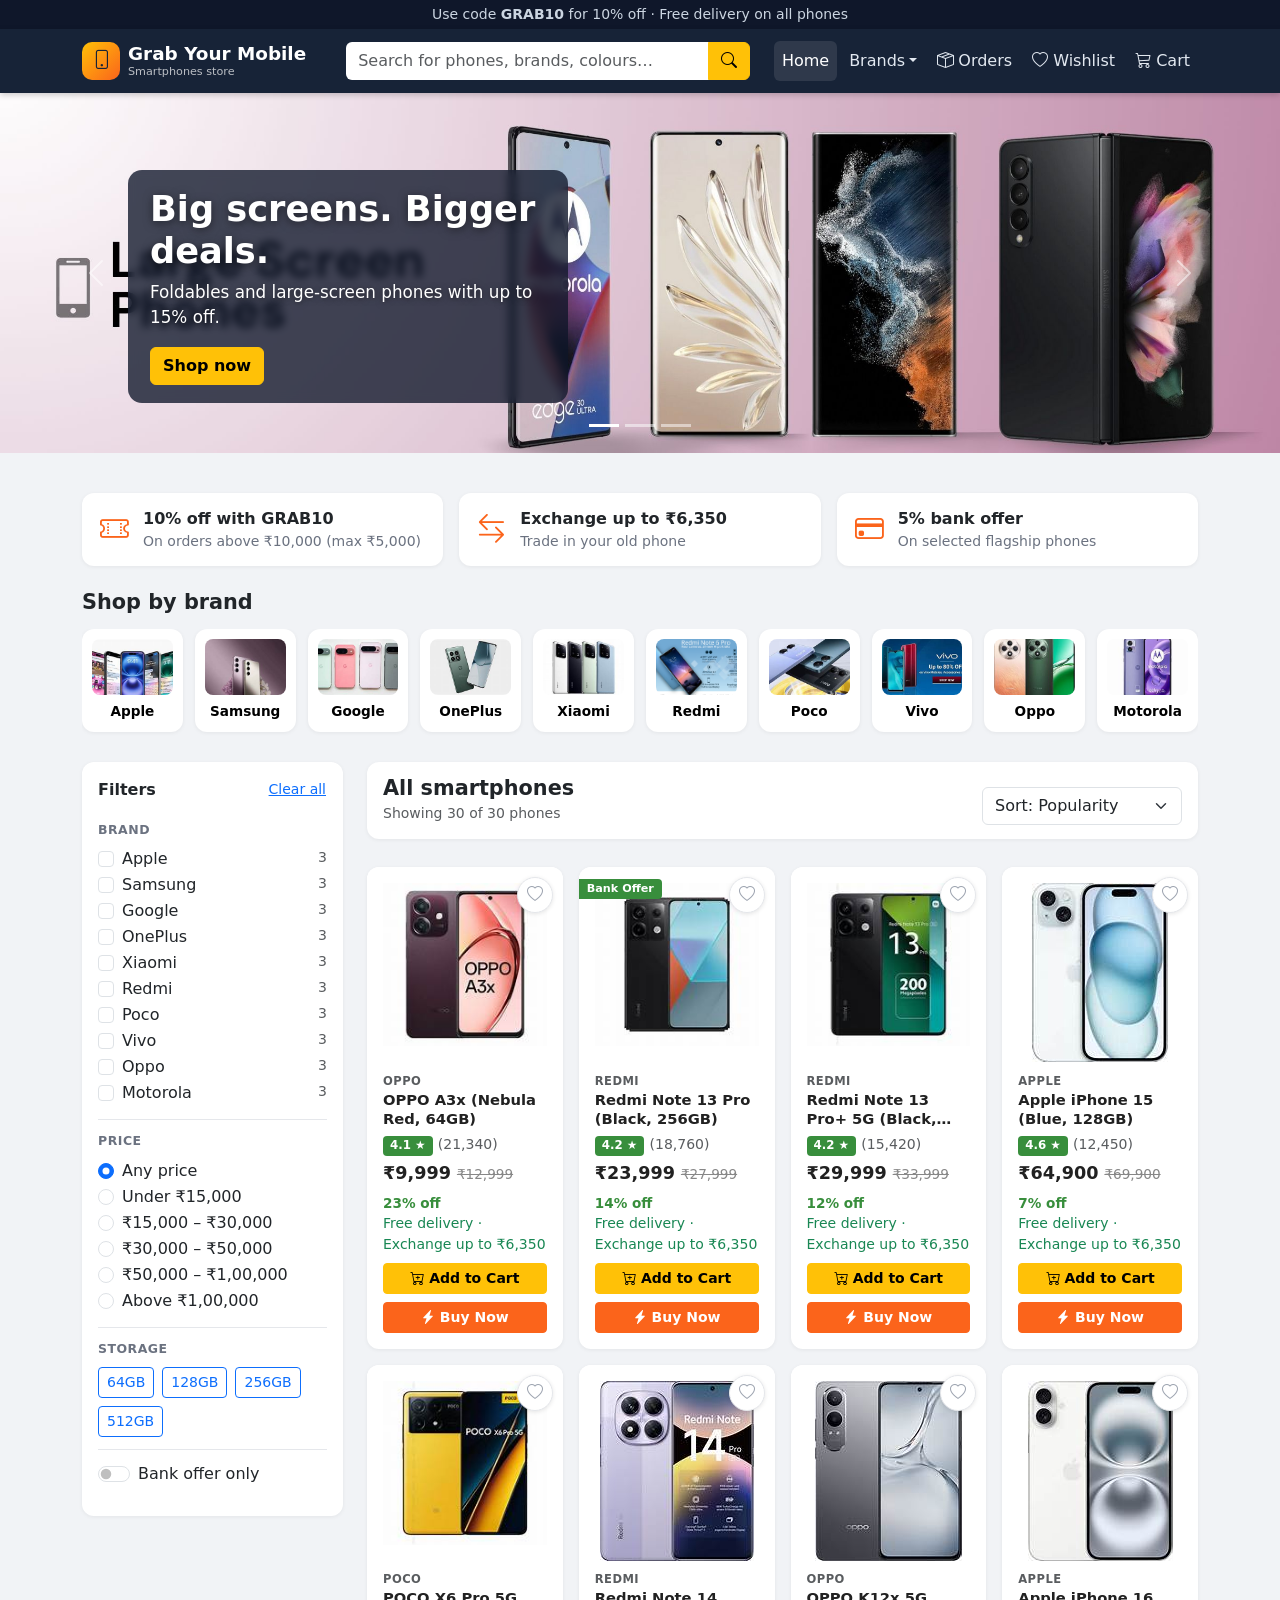
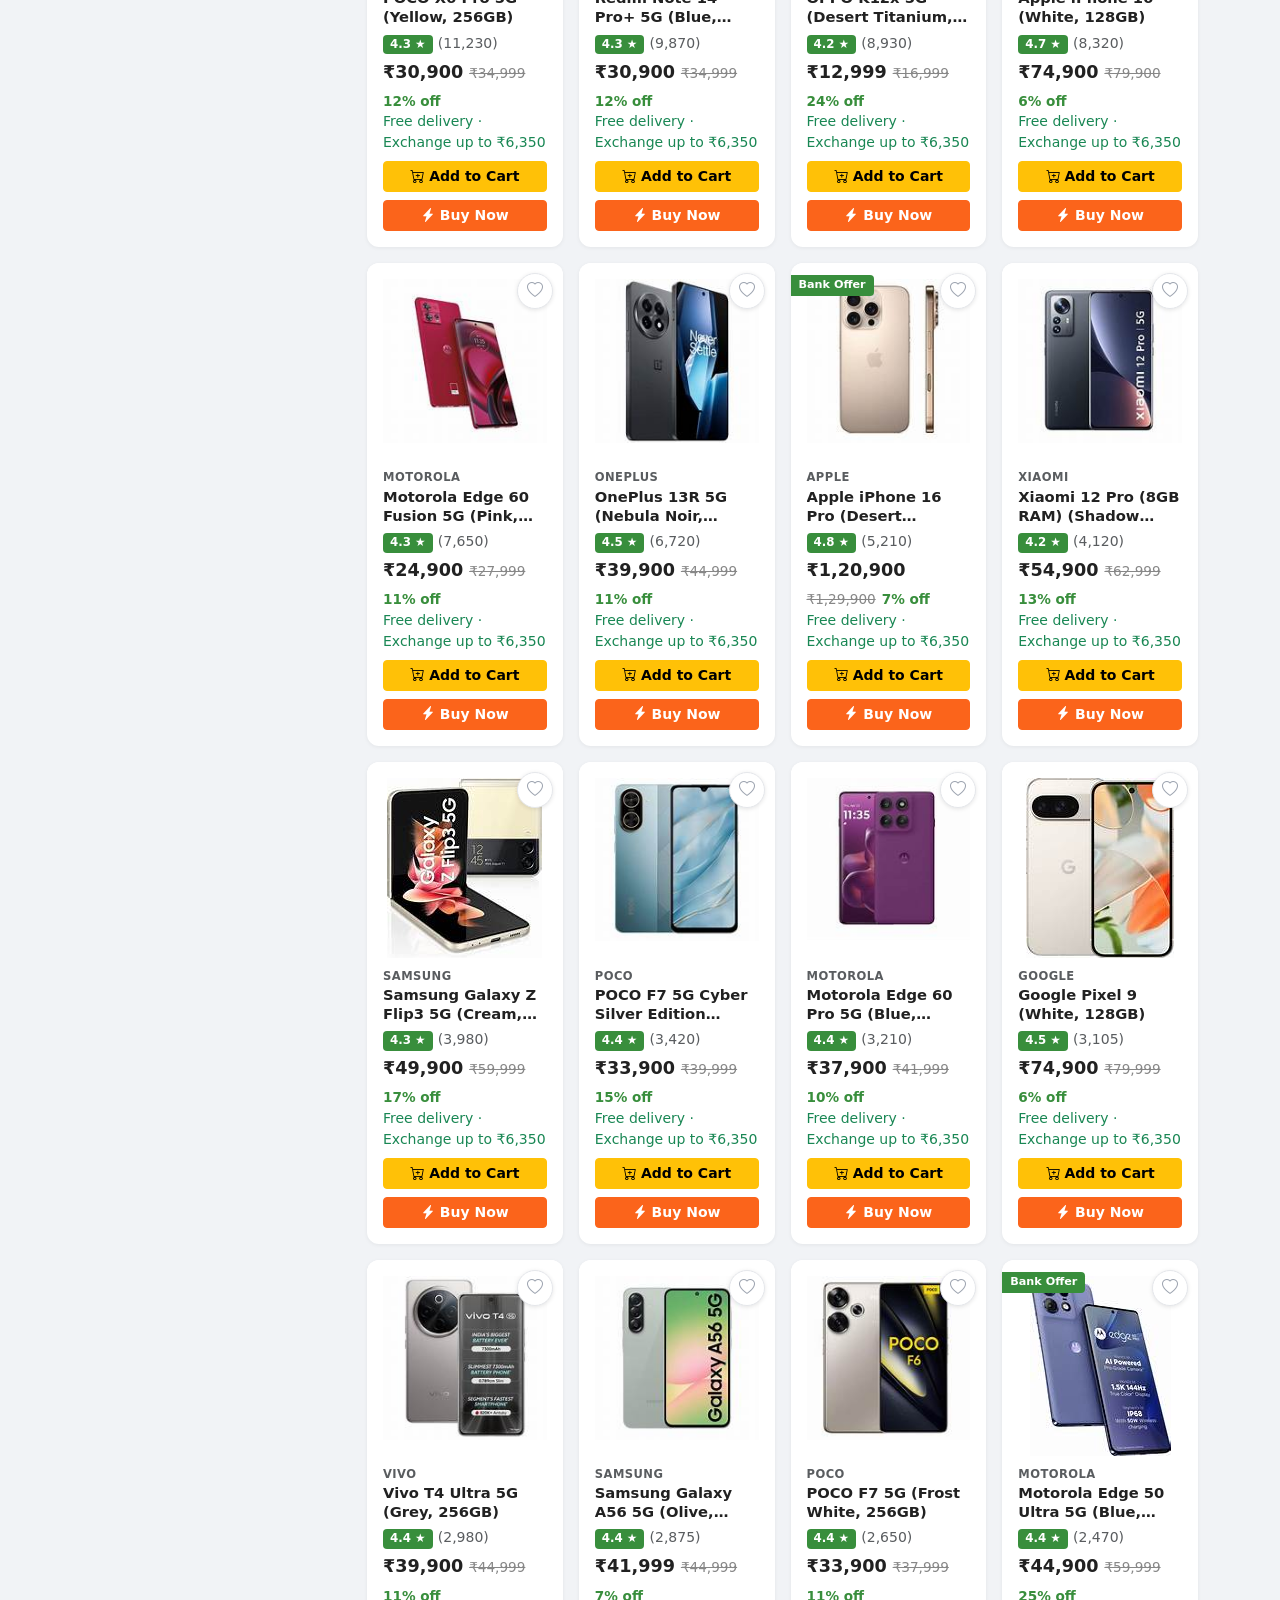
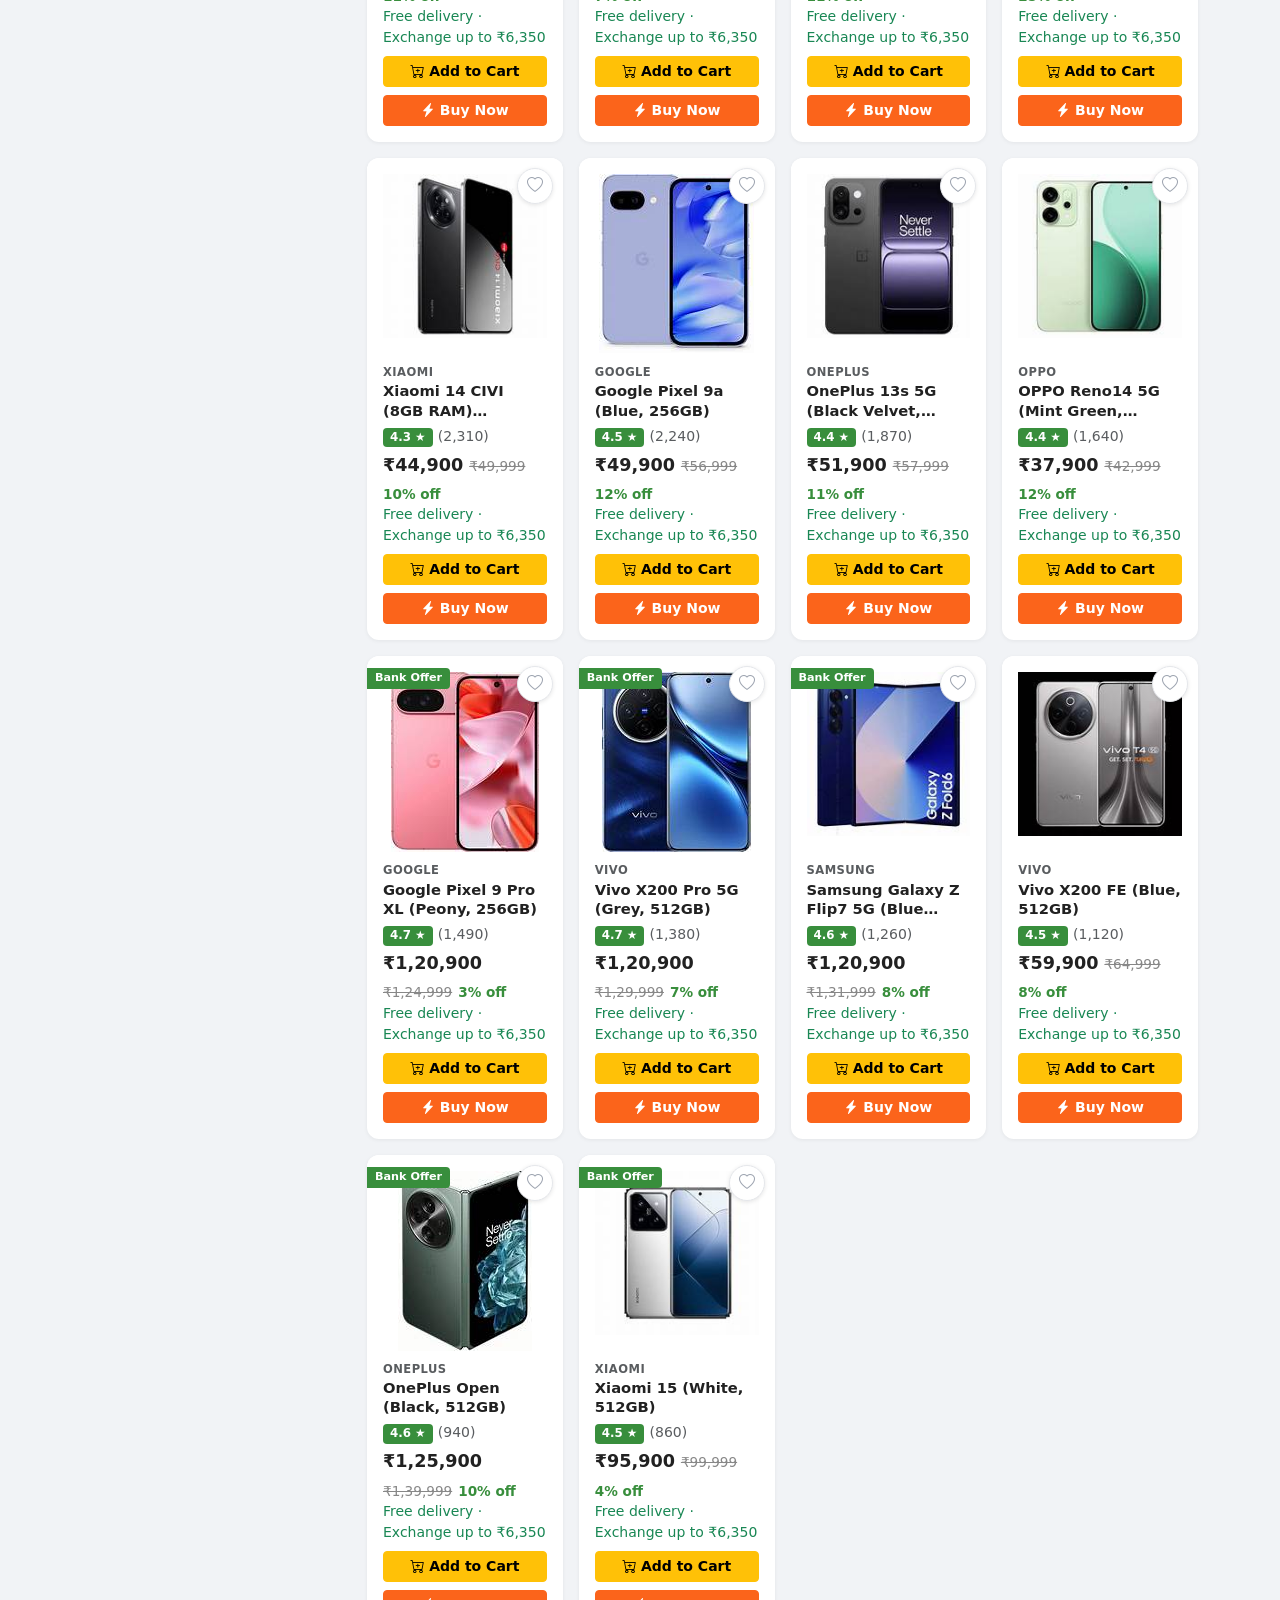
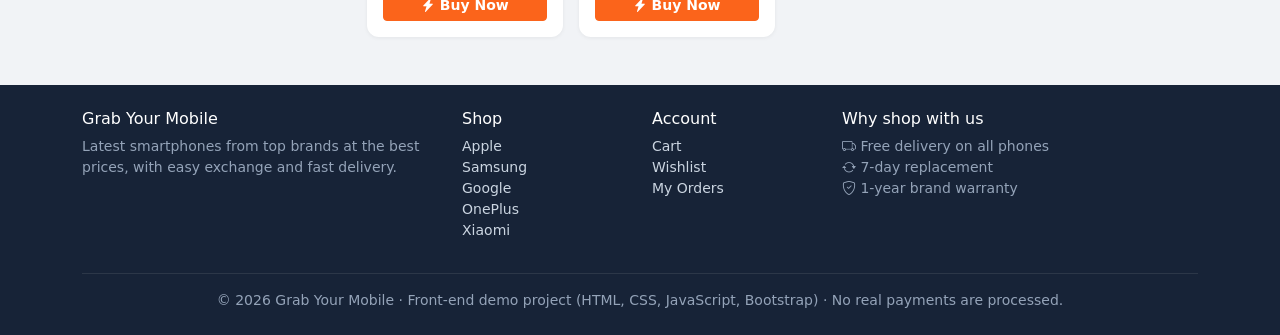
<file: index.html>
<!DOCTYPE html>
<html lang="en">
<head>
  <meta charset="UTF-8">
  <meta name="viewport" content="width=device-width, initial-scale=1">
  <title>Grab Your Mobile – Buy Smartphones Online</title>
  <meta name="description" content="Shop the latest smartphones from Apple, Samsung, Google, OnePlus and more. Add to cart and buy online.">
  <link href="https://cdn.jsdelivr.net/npm/bootstrap@5.3.3/dist/css/bootstrap.min.css" rel="stylesheet">
  <link href="https://cdn.jsdelivr.net/npm/bootstrap-icons@1.11.3/font/bootstrap-icons.min.css" rel="stylesheet">
  <link href="css/style.css" rel="stylesheet">
</head>
<body data-page="home">
  <div id="site-header"></div>

  <!-- Hero carousel -->
  <div id="heroCarousel" class="carousel slide hero-carousel" data-bs-ride="carousel">
    <div class="carousel-indicators">
      <button type="button" data-bs-target="#heroCarousel" data-bs-slide-to="0" class="active" aria-current="true" aria-label="Slide 1"></button>
      <button type="button" data-bs-target="#heroCarousel" data-bs-slide-to="1" aria-label="Slide 2"></button>
      <button type="button" data-bs-target="#heroCarousel" data-bs-slide-to="2" aria-label="Slide 3"></button>
    </div>
    <div class="carousel-inner">
      <div class="carousel-item active">
        <img src="large1.jpg" class="d-block w-100" alt="Large screen phones">
        <div class="carousel-caption text-start">
          <h2>Big screens. Bigger deals.</h2>
          <p>Foldables and large-screen phones with up to 15% off.</p>
          <a href="#shop" class="btn btn-warning fw-semibold">Shop now</a>
        </div>
      </div>
      <div class="carousel-item">
        <img src="large2.jpg" class="d-block w-100" alt="Flagship smartphones">
        <div class="carousel-caption text-start">
          <h2>Flagship cameras</h2>
          <p>Extra 5% instant discount with bank offers on flagships.</p>
          <a href="#shop" class="btn btn-warning fw-semibold" data-quick="bank">See bank offers</a>
        </div>
      </div>
      <div class="carousel-item">
        <img src="m.jpg" class="d-block w-100" alt="New Android phones">
        <div class="carousel-caption text-start">
          <h2>New arrivals</h2>
          <p>Use code <strong>GRAB10</strong> for 10% off your order.</p>
          <a href="#shop" class="btn btn-warning fw-semibold">Explore</a>
        </div>
      </div>
    </div>
    <button class="carousel-control-prev" type="button" data-bs-target="#heroCarousel" data-bs-slide="prev">
      <span class="carousel-control-prev-icon" aria-hidden="true"></span>
      <span class="visually-hidden">Previous</span>
    </button>
    <button class="carousel-control-next" type="button" data-bs-target="#heroCarousel" data-bs-slide="next">
      <span class="carousel-control-next-icon" aria-hidden="true"></span>
      <span class="visually-hidden">Next</span>
    </button>
  </div>

  <main class="container">
    <!-- Offer strip -->
    <section class="row g-3 my-4">
      <div class="col-md-4">
        <div class="offer-card"><i class="bi bi-ticket-perforated"></i>
          <div><strong>10% off with GRAB10</strong><small>On orders above ₹10,000 (max ₹5,000)</small></div>
        </div>
      </div>
      <div class="col-md-4">
        <div class="offer-card"><i class="bi bi-arrow-left-right"></i>
          <div><strong>Exchange up to ₹6,350</strong><small>Trade in your old phone</small></div>
        </div>
      </div>
      <div class="col-md-4">
        <div class="offer-card"><i class="bi bi-credit-card"></i>
          <div><strong>5% bank offer</strong><small>On selected flagship phones</small></div>
        </div>
      </div>
    </section>

    <!-- Brands -->
    <section class="mb-4">
      <h2 class="section-heading">Shop by brand</h2>
      <div class="brand-strip" id="brand-strip"></div>
    </section>

    <!-- Shop -->
    <section id="shop" class="row g-4">
      <aside class="col-lg-3">
        <div class="offcanvas-lg offcanvas-start" tabindex="-1" id="filters" aria-labelledby="filtersLabel">
          <div class="offcanvas-header">
            <h5 class="offcanvas-title" id="filtersLabel">Filters</h5>
            <button type="button" class="btn-close" data-bs-dismiss="offcanvas" data-bs-target="#filters" aria-label="Close"></button>
          </div>
          <div class="offcanvas-body">
            <div class="filter-panel w-100">
              <div class="d-flex justify-content-between align-items-center mb-2">
                <h6 class="mb-0 fw-bold">Filters</h6>
                <button class="btn btn-link btn-sm p-0" id="clear-filters">Clear all</button>
              </div>

              <div class="filter-group">
                <p class="filter-title">Brand</p>
                <div id="brand-filters"></div>
              </div>

              <div class="filter-group">
                <p class="filter-title">Price</p>
                <div id="price-filters"></div>
              </div>

              <div class="filter-group">
                <p class="filter-title">Storage</p>
                <div id="storage-filters" class="d-flex flex-wrap gap-2"></div>
              </div>

              <div class="filter-group border-0">
                <div class="form-check form-switch">
                  <input class="form-check-input" type="checkbox" role="switch" id="bank-only">
                  <label class="form-check-label" for="bank-only">Bank offer only</label>
                </div>
              </div>
            </div>
          </div>
        </div>
      </aside>

      <div class="col-lg-9">
        <div class="shop-toolbar">
          <div>
            <h2 class="section-heading mb-0" id="results-title">All smartphones</h2>
            <small class="text-muted" id="results-count"></small>
          </div>
          <div class="d-flex gap-2">
            <button class="btn btn-outline-secondary d-lg-none" data-bs-toggle="offcanvas" data-bs-target="#filters">
              <i class="bi bi-funnel"></i> Filters
            </button>
            <select class="form-select" id="sort" aria-label="Sort products">
              <option value="relevance">Sort: Popularity</option>
              <option value="price-asc">Price: Low to High</option>
              <option value="price-desc">Price: High to Low</option>
              <option value="discount">Biggest discount</option>
              <option value="rating">Customer rating</option>
            </select>
          </div>
        </div>
        <div id="active-chips" class="d-flex flex-wrap gap-2 mb-3"></div>
        <div class="row row-cols-2 row-cols-md-3 row-cols-xl-4 g-3" id="product-grid"></div>
        <div id="empty-state" class="empty-state d-none">
          <i class="bi bi-search"></i>
          <h5>No phones match your filters</h5>
          <p class="text-muted">Try removing a filter or searching for something else.</p>
          <button class="btn btn-primary" id="empty-clear">Clear filters</button>
        </div>
      </div>
    </section>
  </main>

  <div id="site-footer"></div>

  <script src="https://cdn.jsdelivr.net/npm/bootstrap@5.3.3/dist/js/bootstrap.bundle.min.js"></script>
  <script src="js/data.js"></script>
  <script src="js/app.js"></script>
  <script src="js/home.js"></script>
</body>
</html>
</file>
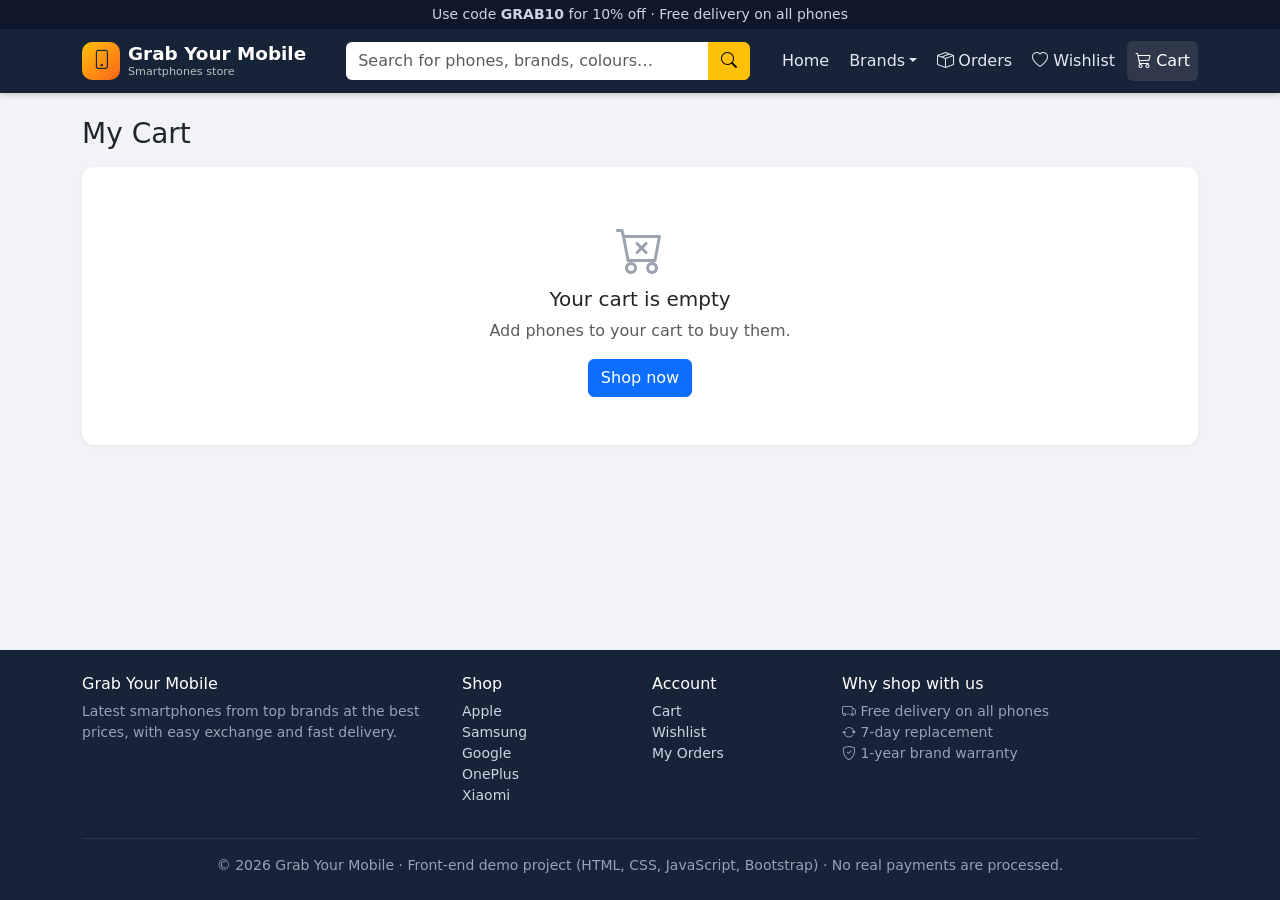
<file: cart.html>
<!DOCTYPE html>
<html lang="en">
<head>
  <meta charset="UTF-8">
  <meta name="viewport" content="width=device-width, initial-scale=1">
  <title>My Cart – Grab Your Mobile</title>
  <link href="https://cdn.jsdelivr.net/npm/bootstrap@5.3.3/dist/css/bootstrap.min.css" rel="stylesheet">
  <link href="https://cdn.jsdelivr.net/npm/bootstrap-icons@1.11.3/font/bootstrap-icons.min.css" rel="stylesheet">
  <link href="css/style.css" rel="stylesheet">
</head>
<body data-page="cart">
  <div id="site-header"></div>

  <main class="container my-4">
    <h1 class="h3 mb-3">My Cart <small class="text-muted fs-6" id="cart-count"></small></h1>
    <div class="row g-4" id="cart-layout">
      <div class="col-lg-8">
        <div class="card" id="cart-items"></div>
      </div>
      <div class="col-lg-4">
        <div class="card summary-card">
          <div class="card-body">
            <h6 class="text-muted text-uppercase fw-bold small mb-3">Price details</h6>
            <div id="summary"></div>

            <form class="mt-3" id="coupon-form">
              <label class="form-label small fw-semibold" for="coupon-input">Have a coupon?</label>
              <div class="input-group">
                <input type="text" class="form-control text-uppercase" id="coupon-input" placeholder="Enter code (try GRAB10)">
                <button class="btn btn-outline-primary" type="submit">Apply</button>
              </div>
              <div id="coupon-msg" class="small mt-1"></div>
            </form>

            <a href="checkout.html" class="btn btn-orange btn-lg w-100 mt-3 fw-semibold" id="checkout-btn">Place Order</a>
            <p class="small text-muted mt-2 mb-0"><i class="bi bi-shield-lock"></i> Safe and secure checkout. Easy returns.</p>
          </div>
        </div>
      </div>
    </div>

    <div id="empty-cart" class="empty-state d-none">
      <i class="bi bi-cart-x"></i>
      <h5>Your cart is empty</h5>
      <p class="text-muted">Add phones to your cart to buy them.</p>
      <a href="index.html#shop" class="btn btn-primary">Shop now</a>
    </div>
  </main>

  <div id="site-footer"></div>

  <script src="https://cdn.jsdelivr.net/npm/bootstrap@5.3.3/dist/js/bootstrap.bundle.min.js"></script>
  <script src="js/data.js"></script>
  <script src="js/app.js"></script>
  <script src="js/cart.js"></script>
</body>
</html>
</file>
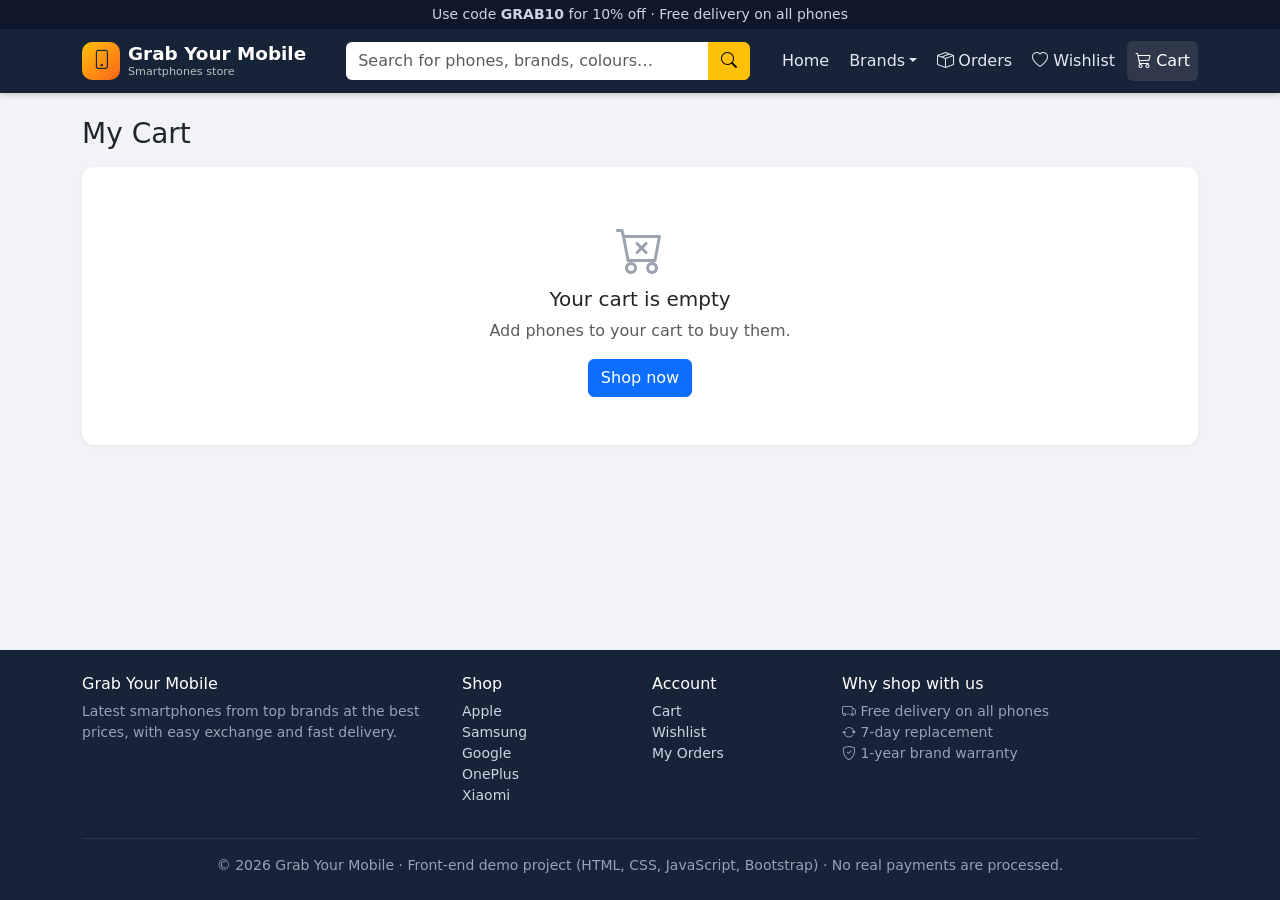
<file: checkout.html>
<!DOCTYPE html>
<html lang="en">
<head>
  <meta charset="UTF-8">
  <meta name="viewport" content="width=device-width, initial-scale=1">
  <title>Checkout – Grab Your Mobile</title>
  <link href="https://cdn.jsdelivr.net/npm/bootstrap@5.3.3/dist/css/bootstrap.min.css" rel="stylesheet">
  <link href="https://cdn.jsdelivr.net/npm/bootstrap-icons@1.11.3/font/bootstrap-icons.min.css" rel="stylesheet">
  <link href="css/style.css" rel="stylesheet">
</head>
<body data-page="checkout">
  <div id="site-header"></div>

  <main class="container my-4">
    <div class="checkout-steps mb-4">
      <span class="step done"><i class="bi bi-cart-check"></i> Cart</span>
      <span class="step-line"></span>
      <span class="step active"><i class="bi bi-geo-alt"></i> Address &amp; Payment</span>
      <span class="step-line"></span>
      <span class="step"><i class="bi bi-bag-check"></i> Order placed</span>
    </div>

    <form id="checkout-form" class="row g-4" novalidate>
      <div class="col-lg-8">
        <div class="card mb-4">
          <div class="card-header bg-white fw-bold"><span class="step-num">1</span> Delivery address</div>
          <div class="card-body row g-3">
            <div class="col-md-6">
              <label class="form-label" for="name">Full name</label>
              <input class="form-control" id="name" name="name" required minlength="3" autocomplete="name">
              <div class="invalid-feedback">Please enter your full name.</div>
            </div>
            <div class="col-md-6">
              <label class="form-label" for="phone">Mobile number</label>
              <div class="input-group has-validation">
                <span class="input-group-text">+91</span>
                <input class="form-control" id="phone" name="phone" required pattern="[6-9][0-9]{9}" maxlength="10" inputmode="numeric" autocomplete="tel-national">
                <div class="invalid-feedback">Enter a valid 10-digit mobile number.</div>
              </div>
            </div>
            <div class="col-md-6">
              <label class="form-label" for="email">Email (for order updates)</label>
              <input type="email" class="form-control" id="email" name="email" required autocomplete="email">
              <div class="invalid-feedback">Enter a valid email address.</div>
            </div>
            <div class="col-md-6">
              <label class="form-label" for="pincode">Pincode</label>
              <input class="form-control" id="pincode" name="pincode" required pattern="[1-9][0-9]{5}" maxlength="6" inputmode="numeric" autocomplete="postal-code">
              <div class="invalid-feedback">Enter a valid 6-digit pincode.</div>
            </div>
            <div class="col-12">
              <label class="form-label" for="address">Address (house no., building, street, area)</label>
              <textarea class="form-control" id="address" name="address" rows="2" required minlength="10" autocomplete="street-address"></textarea>
              <div class="invalid-feedback">Please enter your full address.</div>
            </div>
            <div class="col-md-6">
              <label class="form-label" for="city">City</label>
              <input class="form-control" id="city" name="city" required autocomplete="address-level2">
              <div class="invalid-feedback">Please enter your city.</div>
            </div>
            <div class="col-md-6">
              <label class="form-label" for="state">State</label>
              <select class="form-select" id="state" name="state" required>
                <option value="">Choose…</option>
              </select>
              <div class="invalid-feedback">Please choose your state.</div>
            </div>
            <div class="col-12">
              <span class="form-label d-block">Address type</span>
              <div class="form-check form-check-inline">
                <input class="form-check-input" type="radio" name="addrType" id="home" value="Home" checked>
                <label class="form-check-label" for="home">Home</label>
              </div>
              <div class="form-check form-check-inline">
                <input class="form-check-input" type="radio" name="addrType" id="work" value="Work">
                <label class="form-check-label" for="work">Work</label>
              </div>
            </div>
          </div>
        </div>

        <div class="card">
          <div class="card-header bg-white fw-bold"><span class="step-num">2</span> Payment method</div>
          <div class="card-body">
            <div class="payment-option">
              <input class="form-check-input" type="radio" name="payment" id="pay-upi" value="UPI" checked>
              <label for="pay-upi"><i class="bi bi-phone-vibrate"></i> UPI <small class="text-muted">Google Pay, PhonePe, Paytm</small></label>
            </div>
            <div class="ps-4 mb-3" id="upi-box">
              <input class="form-control" id="upi" name="upi" placeholder="yourname@okbank" pattern="[a-zA-Z0-9.\-_]{2,}@[a-zA-Z]{2,}">
              <div class="invalid-feedback">Enter a valid UPI ID, e.g. name@okaxis.</div>
            </div>
            <div class="payment-option">
              <input class="form-check-input" type="radio" name="payment" id="pay-cod" value="Cash on Delivery">
              <label for="pay-cod"><i class="bi bi-cash-stack"></i> Cash on Delivery</label>
            </div>
            <div class="alert alert-info small mt-3 mb-0"><i class="bi bi-info-circle"></i> This is a demo store. No real payment is taken.</div>
          </div>
        </div>
      </div>

      <div class="col-lg-4">
        <div class="card summary-card">
          <div class="card-body">
            <h6 class="text-muted text-uppercase fw-bold small mb-3">Order summary</h6>
            <div id="order-items" class="mb-3"></div>
            <div id="checkout-summary"></div>
            <button type="submit" class="btn btn-orange btn-lg w-100 mt-3 fw-semibold" id="place-order">
              Place Order
            </button>
            <a href="cart.html" class="btn btn-link w-100 mt-1" id="back-link">Back to cart</a>
          </div>
        </div>
      </div>
    </form>
  </main>

  <div id="site-footer"></div>

  <script src="https://cdn.jsdelivr.net/npm/bootstrap@5.3.3/dist/js/bootstrap.bundle.min.js"></script>
  <script src="js/data.js"></script>
  <script src="js/app.js"></script>
  <script src="js/checkout.js"></script>
</body>
</html>
</file>
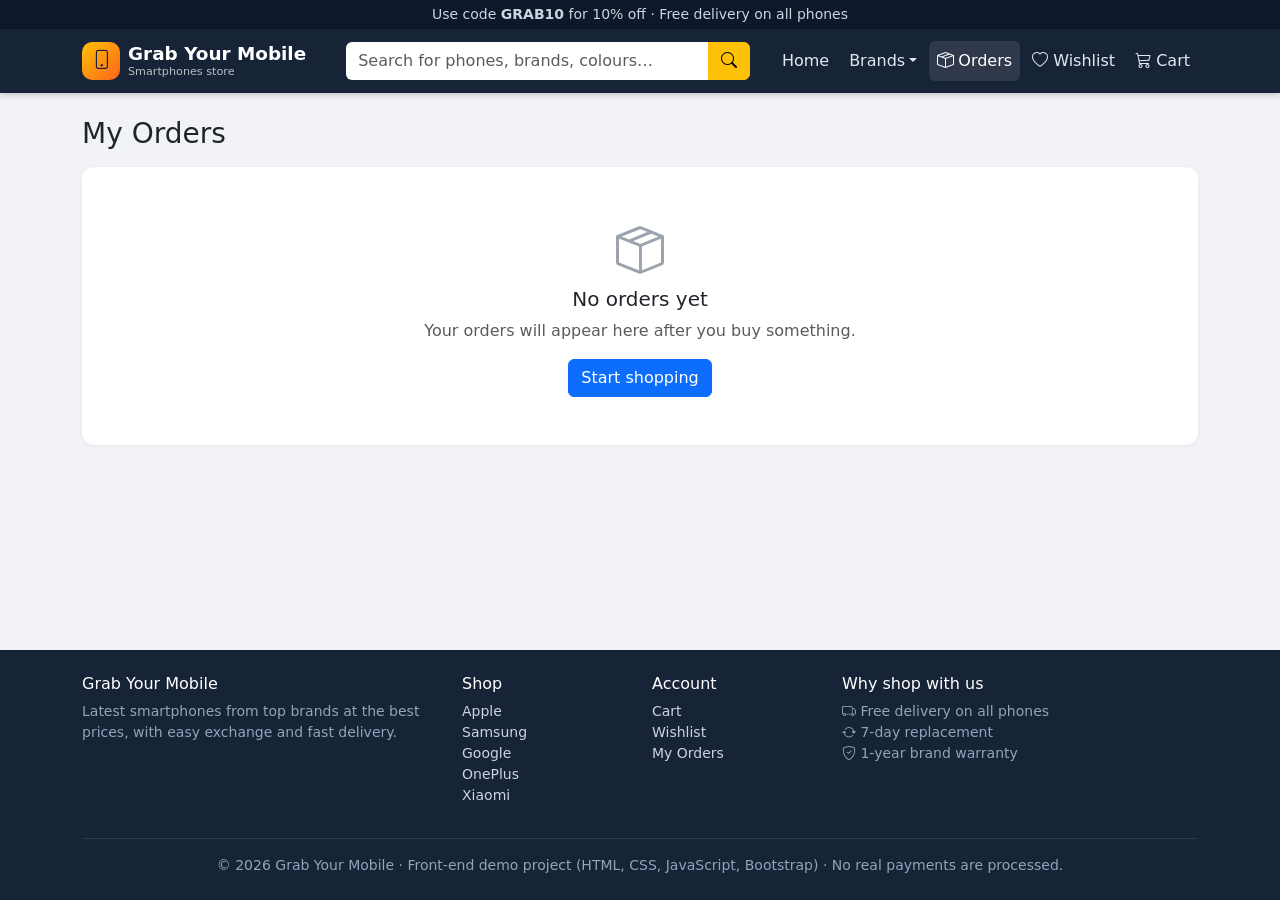
<file: orders.html>
<!DOCTYPE html>
<html lang="en">
<head>
  <meta charset="UTF-8">
  <meta name="viewport" content="width=device-width, initial-scale=1">
  <title>My Orders – Grab Your Mobile</title>
  <link href="https://cdn.jsdelivr.net/npm/bootstrap@5.3.3/dist/css/bootstrap.min.css" rel="stylesheet">
  <link href="https://cdn.jsdelivr.net/npm/bootstrap-icons@1.11.3/font/bootstrap-icons.min.css" rel="stylesheet">
  <link href="css/style.css" rel="stylesheet">
</head>
<body data-page="orders">
  <div id="site-header"></div>

  <main class="container my-4">
    <div id="success-banner"></div>
    <h1 class="h3 mb-3">My Orders</h1>
    <div id="orders-list"></div>
  </main>

  <!-- Cancel confirmation -->
  <div class="modal fade" id="cancelModal" tabindex="-1" aria-labelledby="cancelTitle" aria-hidden="true">
    <div class="modal-dialog modal-dialog-centered">
      <div class="modal-content">
        <div class="modal-header">
          <h5 class="modal-title" id="cancelTitle">Cancel this order?</h5>
          <button type="button" class="btn-close" data-bs-dismiss="modal" aria-label="Close"></button>
        </div>
        <div class="modal-body">Order <strong id="cancel-id"></strong> will be cancelled. Any amount paid will be refunded in 5–7 days.</div>
        <div class="modal-footer">
          <button type="button" class="btn btn-outline-secondary" data-bs-dismiss="modal">Keep order</button>
          <button type="button" class="btn btn-danger" id="confirm-cancel">Yes, cancel</button>
        </div>
      </div>
    </div>
  </div>

  <div id="site-footer"></div>

  <script src="https://cdn.jsdelivr.net/npm/bootstrap@5.3.3/dist/js/bootstrap.bundle.min.js"></script>
  <script src="js/data.js"></script>
  <script src="js/app.js"></script>
  <script src="js/orders.js"></script>
</body>
</html>
</file>
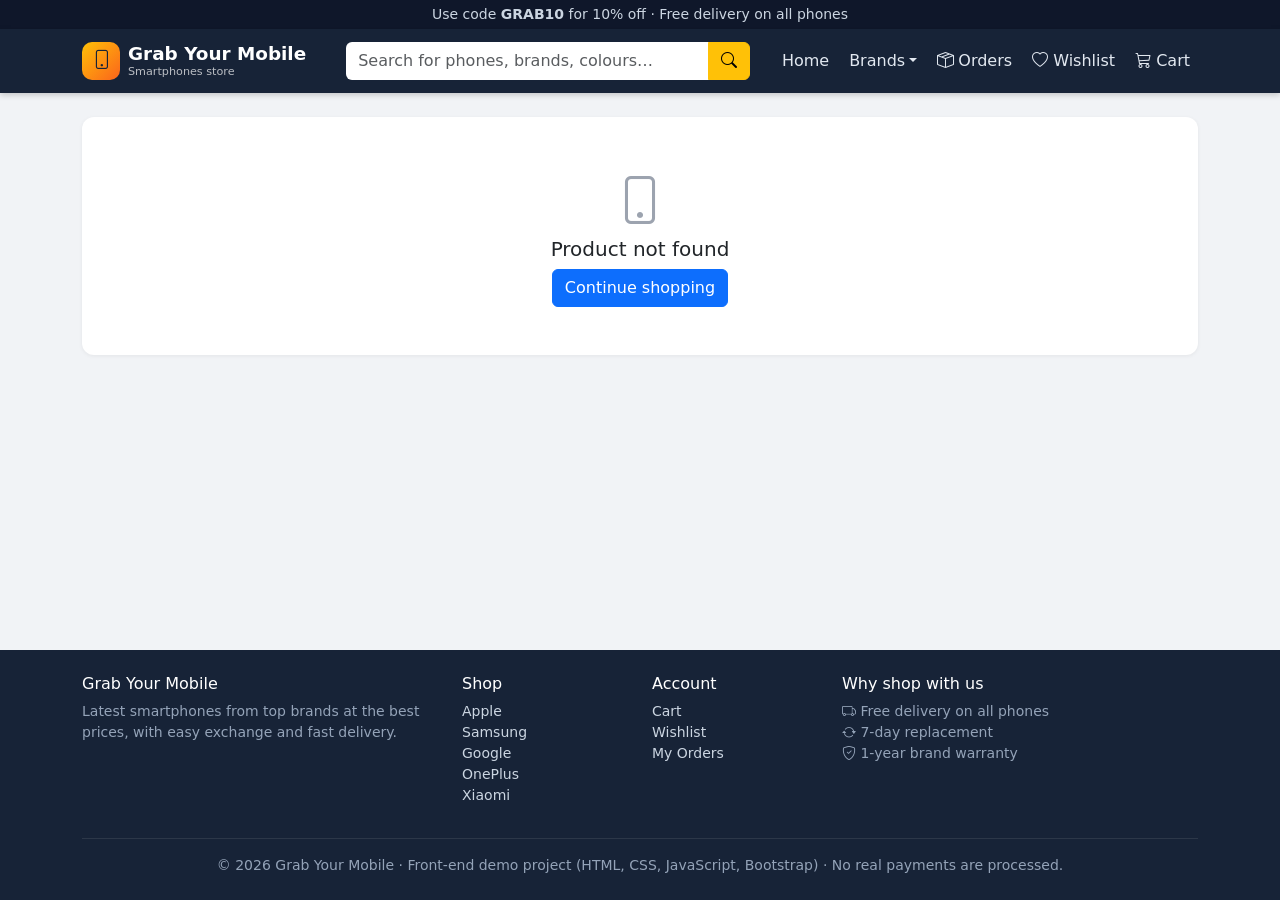
<file: product.html>
<!DOCTYPE html>
<html lang="en">
<head>
  <meta charset="UTF-8">
  <meta name="viewport" content="width=device-width, initial-scale=1">
  <title>Product – Grab Your Mobile</title>
  <link href="https://cdn.jsdelivr.net/npm/bootstrap@5.3.3/dist/css/bootstrap.min.css" rel="stylesheet">
  <link href="https://cdn.jsdelivr.net/npm/bootstrap-icons@1.11.3/font/bootstrap-icons.min.css" rel="stylesheet">
  <link href="css/style.css" rel="stylesheet">
</head>
<body data-page="product">
  <div id="site-header"></div>

  <main class="container my-4" id="product-page"></main>

  <section class="container" id="similar-section">
    <h2 class="section-heading">You may also like</h2>
    <div class="row row-cols-2 row-cols-md-3 row-cols-lg-5 g-3" id="similar-grid"></div>
  </section>

  <div id="site-footer"></div>

  <script src="https://cdn.jsdelivr.net/npm/bootstrap@5.3.3/dist/js/bootstrap.bundle.min.js"></script>
  <script src="js/data.js"></script>
  <script src="js/app.js"></script>
  <script src="js/product.js"></script>
</body>
</html>
</file>
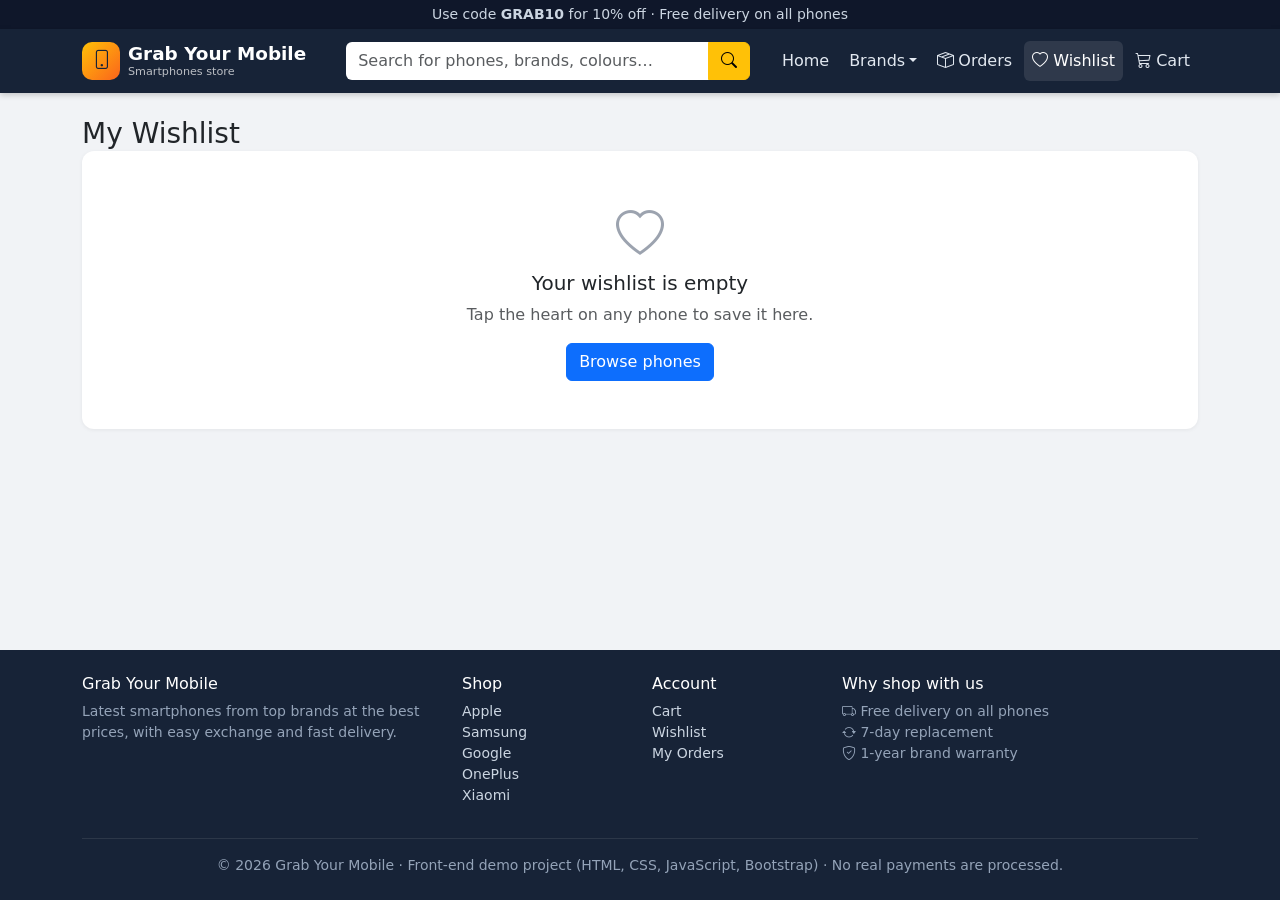
<file: wishlist.html>
<!DOCTYPE html>
<html lang="en">
<head>
  <meta charset="UTF-8">
  <meta name="viewport" content="width=device-width, initial-scale=1">
  <title>My Wishlist – Grab Your Mobile</title>
  <link href="https://cdn.jsdelivr.net/npm/bootstrap@5.3.3/dist/css/bootstrap.min.css" rel="stylesheet">
  <link href="https://cdn.jsdelivr.net/npm/bootstrap-icons@1.11.3/font/bootstrap-icons.min.css" rel="stylesheet">
  <link href="css/style.css" rel="stylesheet">
</head>
<body data-page="wishlist">
  <div id="site-header"></div>

  <main class="container my-4">
    <h1 class="h3 mb-3">My Wishlist <small class="text-muted fs-6" id="wish-count"></small></h1>
    <div class="row row-cols-2 row-cols-md-3 row-cols-lg-4 g-3" id="wish-grid"></div>
    <div id="wish-empty" class="empty-state d-none">
      <i class="bi bi-heart"></i>
      <h5>Your wishlist is empty</h5>
      <p class="text-muted">Tap the heart on any phone to save it here.</p>
      <a href="index.html#shop" class="btn btn-primary">Browse phones</a>
    </div>
  </main>

  <div id="site-footer"></div>

  <script src="https://cdn.jsdelivr.net/npm/bootstrap@5.3.3/dist/js/bootstrap.bundle.min.js"></script>
  <script src="js/data.js"></script>
  <script src="js/app.js"></script>
  <script>
    function renderWishlist() {
      const ids = getWishlist();
      document.getElementById("wish-grid").innerHTML = ids.map((id) => productCard(getProduct(id))).join("");
      document.getElementById("wish-empty").classList.toggle("d-none", ids.length > 0);
      document.getElementById("wish-count").textContent = ids.length ? `(${ids.length})` : "";
    }
    document.addEventListener("DOMContentLoaded", () => {
      renderWishlist();
      bindProductActions(document.getElementById("wish-grid"), renderWishlist);
    });
  </script>
</body>
</html>
</file>
<file: css/style.css>
/* Grab Your Mobile – custom styles on top of Bootstrap 5 */
:root {
  --gym-navy: #172337;
  --gym-blue: #2563eb;
  --gym-orange: #fb641b;
  --gym-yellow: #ffc107;
  --gym-bg: #f1f3f6;
  --gym-green: #388e3c;
}

body {
  background: var(--gym-bg);
  font-family: "Segoe UI", system-ui, -apple-system, Roboto, Arial, sans-serif;
  display: flex;
  flex-direction: column;
  min-height: 100vh;
}

main {
  flex: 1;
}

a {
  color: var(--gym-blue);
}

/* ---------- Header ---------- */
.topbar {
  background: #0f172a;
  color: #cbd5e1;
}

.main-nav {
  background: var(--gym-navy);
  box-shadow: 0 2px 6px rgba(0, 0, 0, 0.2);
}

.main-nav .navbar-brand {
  font-weight: 700;
  font-size: 1.15rem;
}

.main-nav .navbar-brand small {
  font-size: 0.7rem;
  opacity: 0.7;
  margin-top: 2px;
}

.logo-mark {
  display: inline-grid;
  place-items: center;
  width: 38px;
  height: 38px;
  border-radius: 10px;
  background: linear-gradient(135deg, var(--gym-yellow), var(--gym-orange));
  color: var(--gym-navy);
  font-size: 1.2rem;
}

.main-nav .nav-link {
  color: #e2e8f0;
  font-weight: 500;
  border-radius: 6px;
}

.main-nav .nav-link:hover,
.main-nav .nav-link.active {
  color: #fff;
  background: rgba(255, 255, 255, 0.1);
}

.main-nav .nav-link .badge {
  font-size: 0.7rem;
  vertical-align: top;
}

.search-form {
  max-width: 560px;
}

.search-form .form-control {
  border: none;
}

/* ---------- Buttons ---------- */
.btn-orange {
  background: var(--gym-orange);
  border-color: var(--gym-orange);
  color: #fff;
}

.btn-orange:hover,
.btn-orange:focus {
  background: #e85a12;
  border-color: #e85a12;
  color: #fff;
}

/* ---------- Hero carousel ---------- */
.hero-carousel .carousel-item {
  height: 360px;
  background: #111;
}

.hero-carousel .carousel-item img {
  height: 100%;
  object-fit: cover;
  object-position: right center;
}

.hero-carousel .carousel-caption {
  bottom: 14%;
  left: 10%;
  right: auto;
  max-width: 440px;
  background: rgba(15, 23, 42, 0.78);
  backdrop-filter: blur(4px);
  border-radius: 14px;
  padding: 18px 22px;
}

.hero-carousel h2 {
  color: #fff;
  font-weight: 800;
  font-size: 2.2rem;
  text-shadow: 0 2px 10px rgba(0, 0, 0, 0.5);
}

.hero-carousel p {
  font-size: 1.05rem;
  text-shadow: 0 1px 6px rgba(0, 0, 0, 0.6);
}

/* ---------- Offers + brands ---------- */
.offer-card {
  display: flex;
  align-items: center;
  gap: 14px;
  background: #fff;
  border-radius: 12px;
  padding: 14px 18px;
  box-shadow: 0 1px 4px rgba(0, 0, 0, 0.06);
  height: 100%;
}

.offer-card i {
  font-size: 1.8rem;
  color: var(--gym-orange);
}

.offer-card small {
  display: block;
  color: #6b7280;
}

.section-heading {
  font-size: 1.3rem;
  font-weight: 700;
  margin-bottom: 0.9rem;
}

.brand-strip {
  display: grid;
  grid-template-columns: repeat(10, minmax(96px, 1fr));
  gap: 12px;
  overflow-x: auto;
  padding-bottom: 6px;
}

.brand-tile {
  border: 2px solid transparent;
  background: #fff;
  border-radius: 12px;
  padding: 8px;
  display: flex;
  flex-direction: column;
  align-items: center;
  gap: 6px;
  font-weight: 600;
  font-size: 0.85rem;
  box-shadow: 0 1px 4px rgba(0, 0, 0, 0.06);
  transition: transform 0.15s, border-color 0.15s;
}

.brand-tile img {
  width: 100%;
  height: 56px;
  object-fit: cover;
  border-radius: 8px;
}

.brand-tile:hover {
  transform: translateY(-2px);
}

.brand-tile.active {
  border-color: var(--gym-blue);
  color: var(--gym-blue);
}

/* ---------- Filters ---------- */
.filter-panel {
  background: #fff;
  border-radius: 12px;
  padding: 16px;
  box-shadow: 0 1px 4px rgba(0, 0, 0, 0.06);
}

@media (min-width: 992px) {
  .filter-panel {
    position: sticky;
    top: 84px;
  }
}

.filter-group {
  border-bottom: 1px solid #e5e7eb;
  padding: 12px 0;
}

.filter-title {
  font-size: 0.78rem;
  font-weight: 700;
  text-transform: uppercase;
  letter-spacing: 0.04em;
  color: #6b7280;
  margin-bottom: 8px;
}

.filter-group .form-check-label {
  width: 100%;
}

.shop-toolbar {
  display: flex;
  justify-content: space-between;
  align-items: flex-end;
  flex-wrap: wrap;
  gap: 12px;
  background: #fff;
  border-radius: 12px;
  padding: 14px 16px;
  margin-bottom: 12px;
  box-shadow: 0 1px 4px rgba(0, 0, 0, 0.06);
}

.shop-toolbar .form-select {
  min-width: 200px;
}

.chip {
  border: 1px solid #c7d2fe;
  background: #eef2ff;
  color: #3730a3;
  border-radius: 999px;
  padding: 3px 12px;
  font-size: 0.82rem;
  font-weight: 600;
}

/* ---------- Product card ---------- */
.product-card {
  border: none;
  border-radius: 12px;
  box-shadow: 0 1px 4px rgba(0, 0, 0, 0.06);
  transition: box-shadow 0.2s, transform 0.2s;
  position: relative;
  overflow: hidden;
}

.product-card:hover {
  box-shadow: 0 8px 24px rgba(0, 0, 0, 0.12);
  transform: translateY(-2px);
}

.product-img-wrap {
  display: grid;
  place-items: center;
  height: 190px;
  padding: 16px;
  background: #fff;
}

.product-img-wrap img {
  max-height: 100%;
  max-width: 100%;
  object-fit: contain;
  transition: transform 0.25s;
}

.product-card:hover .product-img-wrap img {
  transform: scale(1.05);
}

.brand-label {
  font-size: 0.72rem;
  letter-spacing: 0.04em;
}

.product-name {
  color: #212121;
  text-decoration: none;
  font-weight: 600;
  font-size: 0.92rem;
  line-height: 1.3;
  display: -webkit-box;
  -webkit-line-clamp: 2;
  -webkit-box-orient: vertical;
  overflow: hidden;
}

.product-name:hover {
  color: var(--gym-blue);
}

.rating-badge {
  display: inline-block;
  background: var(--gym-green);
  color: #fff;
  font-size: 0.74rem;
  font-weight: 700;
  padding: 1px 7px;
  border-radius: 4px;
}

.price-row {
  display: flex;
  flex-wrap: wrap;
  align-items: baseline;
  gap: 6px;
}

.price-row .price {
  font-weight: 700;
  font-size: 1.1rem;
  color: #212121;
}

.price-row .mrp {
  color: #878787;
  text-decoration: line-through;
  font-size: 0.85rem;
}

.price-row .off {
  color: var(--gym-green);
  font-weight: 700;
  font-size: 0.85rem;
}

.price-row.big .price {
  font-size: 1.9rem;
}

.price-row.big .mrp,
.price-row.big .off {
  font-size: 1.05rem;
}

.wish-btn {
  position: absolute;
  top: 10px;
  right: 10px;
  z-index: 2;
  width: 36px;
  height: 36px;
  border-radius: 50%;
  border: 1px solid #e5e7eb;
  background: #fff;
  color: #9ca3af;
  display: grid;
  place-items: center;
  box-shadow: 0 1px 4px rgba(0, 0, 0, 0.1);
}

.wish-btn:hover,
.wish-btn.active {
  color: #e11d48;
}

.offer-tag {
  position: absolute;
  top: 12px;
  left: 0;
  z-index: 2;
  background: var(--gym-green);
  color: #fff;
  font-size: 0.7rem;
  font-weight: 700;
  padding: 2px 8px;
  border-radius: 0 4px 4px 0;
}

/* ---------- Product details ---------- */
.detail-image {
  border: none;
  border-radius: 12px;
  height: 420px;
  display: grid;
  place-items: center;
  padding: 24px;
  position: relative;
  box-shadow: 0 1px 4px rgba(0, 0, 0, 0.06);
}

.detail-image img {
  max-height: 100%;
  max-width: 100%;
  object-fit: contain;
}

.product-title {
  font-weight: 600;
}

.offer-list li {
  margin-bottom: 6px;
  font-size: 0.92rem;
}

.qty-group {
  max-width: 160px;
}

.qty-group .form-control {
  font-weight: 700;
}

.spec-table th {
  width: 40%;
  color: #6b7280;
  font-weight: 500;
}

.trust-row span {
  font-size: 0.88rem;
  color: #374151;
}

.trust-row i {
  color: var(--gym-blue);
}

/* ---------- Cart ---------- */
.cart-item {
  display: flex;
  gap: 18px;
  padding: 18px;
  border-bottom: 1px solid #eef0f3;
}

.cart-item:last-child {
  border-bottom: none;
}

.cart-img {
  width: 110px;
  height: 120px;
  flex-shrink: 0;
  display: grid;
  place-items: center;
}

.cart-img img {
  max-width: 100%;
  max-height: 100%;
  object-fit: contain;
}

.cart-item .qty-group {
  width: 120px;
}

.delivery-note {
  white-space: nowrap;
}

.summary-card {
  border: none;
  border-radius: 12px;
  box-shadow: 0 1px 4px rgba(0, 0, 0, 0.06);
}

@media (min-width: 992px) {
  .summary-card {
    position: sticky;
    top: 84px;
  }
}

.summary-row {
  display: flex;
  justify-content: space-between;
  margin-bottom: 8px;
}

.summary-row.total {
  font-weight: 700;
  font-size: 1.1rem;
}

.card {
  border-radius: 12px;
}

main > .row > div > .card,
#checkout-form .card {
  border: none;
  box-shadow: 0 1px 4px rgba(0, 0, 0, 0.06);
}

/* ---------- Checkout ---------- */
.checkout-steps {
  display: flex;
  align-items: center;
  gap: 10px;
  flex-wrap: wrap;
  font-weight: 600;
  color: #9ca3af;
}

.checkout-steps .step.done {
  color: var(--gym-green);
}

.checkout-steps .step.active {
  color: var(--gym-blue);
}

.step-line {
  flex: 1;
  min-width: 20px;
  height: 2px;
  background: #d1d5db;
}

.step-num {
  display: inline-grid;
  place-items: center;
  width: 24px;
  height: 24px;
  border-radius: 4px;
  background: var(--gym-blue);
  color: #fff;
  font-size: 0.8rem;
  margin-right: 6px;
}

.payment-option {
  display: flex;
  align-items: center;
  gap: 10px;
  padding: 10px 0;
}

.payment-option label {
  cursor: pointer;
  font-weight: 600;
}

.mini-item img {
  width: 48px;
  height: 52px;
  object-fit: contain;
  background: #fff;
}

/* ---------- Orders ---------- */
.success-card {
  display: flex;
  flex-wrap: wrap;
  align-items: center;
  gap: 18px;
  background: linear-gradient(135deg, #15803d, #22c55e);
  color: #fff;
  border-radius: 14px;
  padding: 22px 26px;
}

.success-card h2 {
  color: #fff;
}

.success-card > i {
  font-size: 2.8rem;
}

.order-card .card-header,
.order-card .card-footer {
  border-color: #eef0f3;
}

.order-img {
  width: 64px;
  height: 70px;
  object-fit: contain;
}

.tracker {
  display: flex;
  justify-content: space-between;
  position: relative;
  margin: 8px 0 4px;
}

.tracker::before {
  content: "";
  position: absolute;
  top: 12px;
  left: 12%;
  right: 12%;
  height: 3px;
  background: #e5e7eb;
}

.track-step {
  flex: 1;
  text-align: center;
  position: relative;
  color: #9ca3af;
}

.track-step .dot {
  display: grid;
  place-items: center;
  width: 26px;
  height: 26px;
  margin: 0 auto 4px;
  border-radius: 50%;
  background: #e5e7eb;
  color: #fff;
  position: relative;
}

.track-step.done {
  color: var(--gym-green);
  font-weight: 600;
}

.track-step.done .dot {
  background: var(--gym-green);
}

/* ---------- Empty states + footer ---------- */
.empty-state {
  text-align: center;
  background: #fff;
  border-radius: 12px;
  padding: 48px 20px;
  box-shadow: 0 1px 4px rgba(0, 0, 0, 0.06);
}

.empty-state > i {
  font-size: 3rem;
  color: #9ca3af;
}

.site-footer {
  background: var(--gym-navy);
  color: #94a3b8;
}

.site-footer a {
  color: #cbd5e1;
  text-decoration: none;
}

.site-footer a:hover {
  color: #fff;
}

/* ---------- Responsive ---------- */
@media (max-width: 991.98px) {
  .hero-carousel .carousel-item {
    height: 260px;
  }

  .hero-carousel h2 {
    font-size: 1.6rem;
  }
}

@media (max-width: 575.98px) {
  .hero-carousel .carousel-item {
    height: 200px;
  }

  .hero-carousel .carousel-caption {
    bottom: 12%;
    left: 4%;
    max-width: 70%;
    padding: 10px 14px;
  }

  .hero-carousel .carousel-caption .btn {
    padding: 4px 12px;
    font-size: 0.85rem;
  }

  .hero-carousel .carousel-caption p {
    display: none;
  }

  .hero-carousel h2 {
    font-size: 1.3rem;
  }

  .product-img-wrap {
    height: 140px;
  }

  .product-card .card-body {
    padding: 10px;
  }

  .price-row .price {
    font-size: 1rem;
  }

  .cart-item {
    gap: 12px;
    padding: 14px;
  }

  .cart-img {
    width: 80px;
    height: 90px;
  }

  .detail-image {
    height: 300px;
  }

  .shop-toolbar .form-select {
    min-width: 0;
  }
}
</file>
